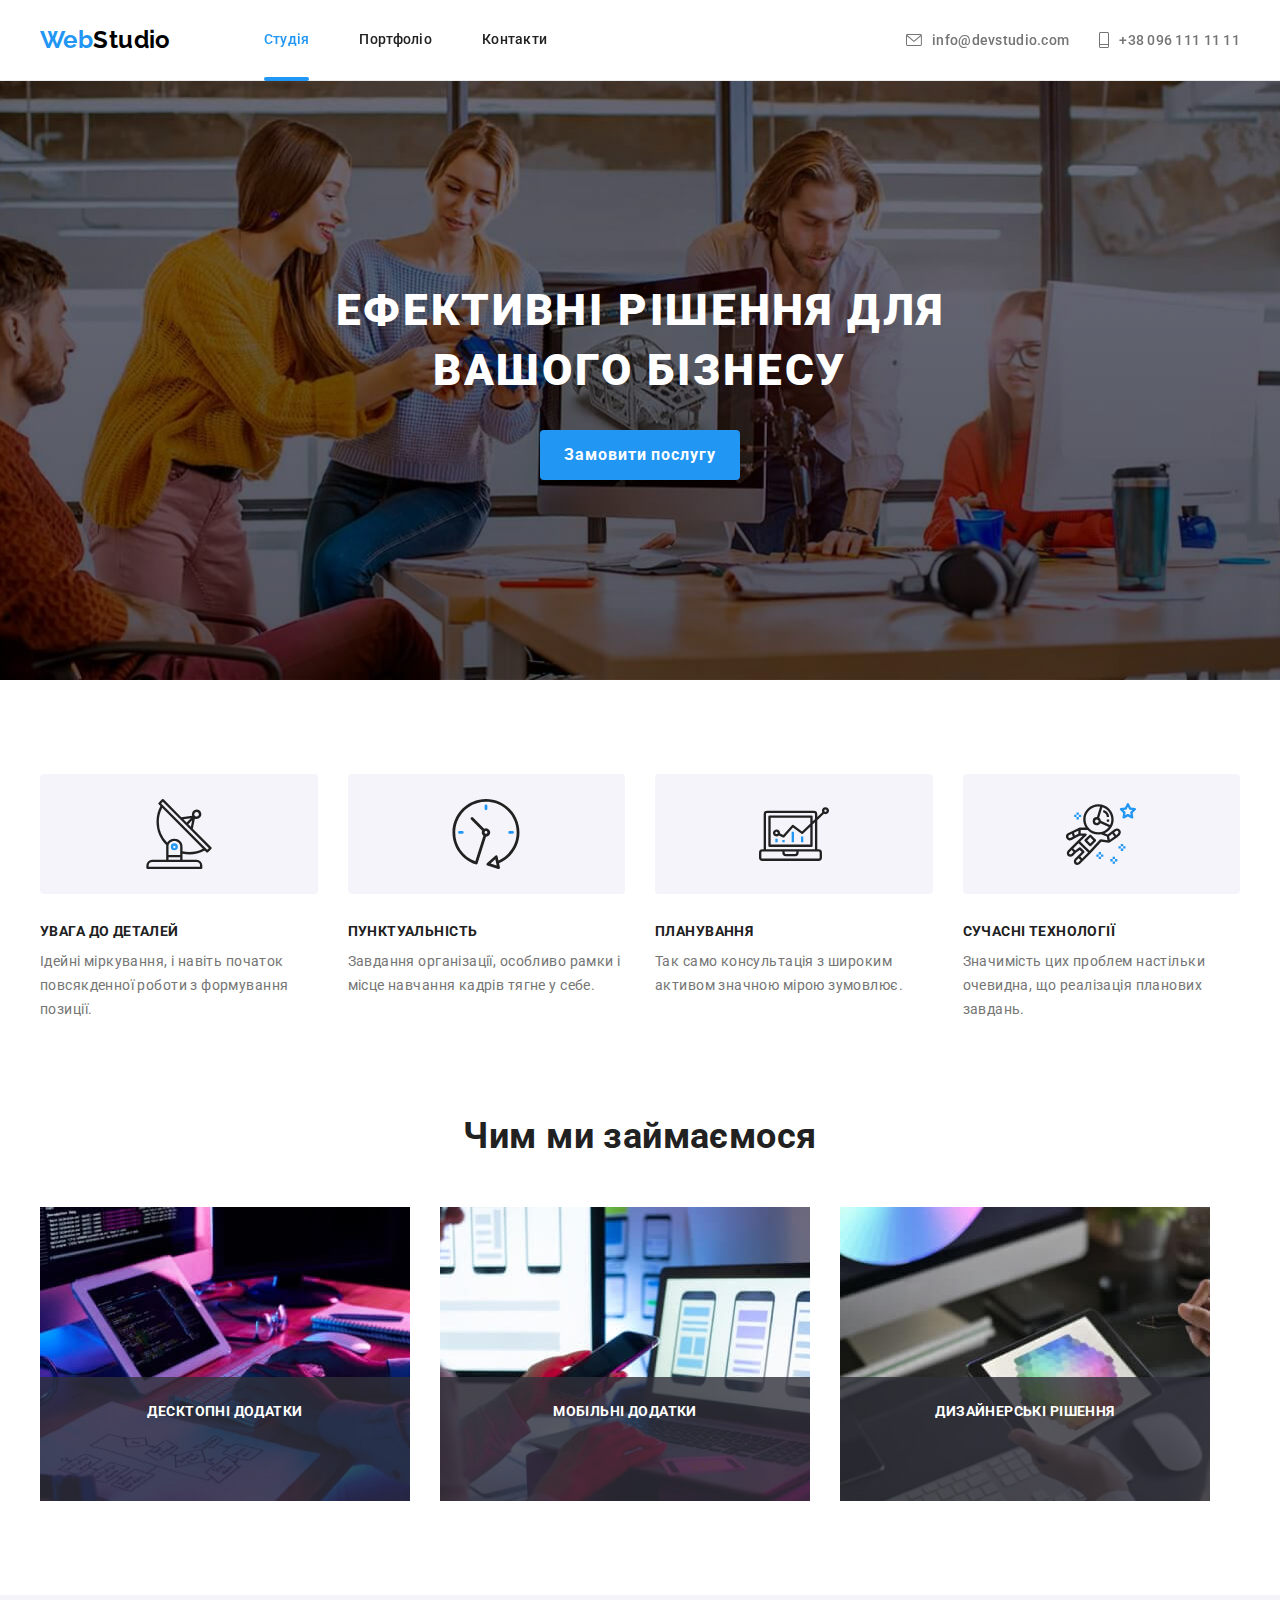
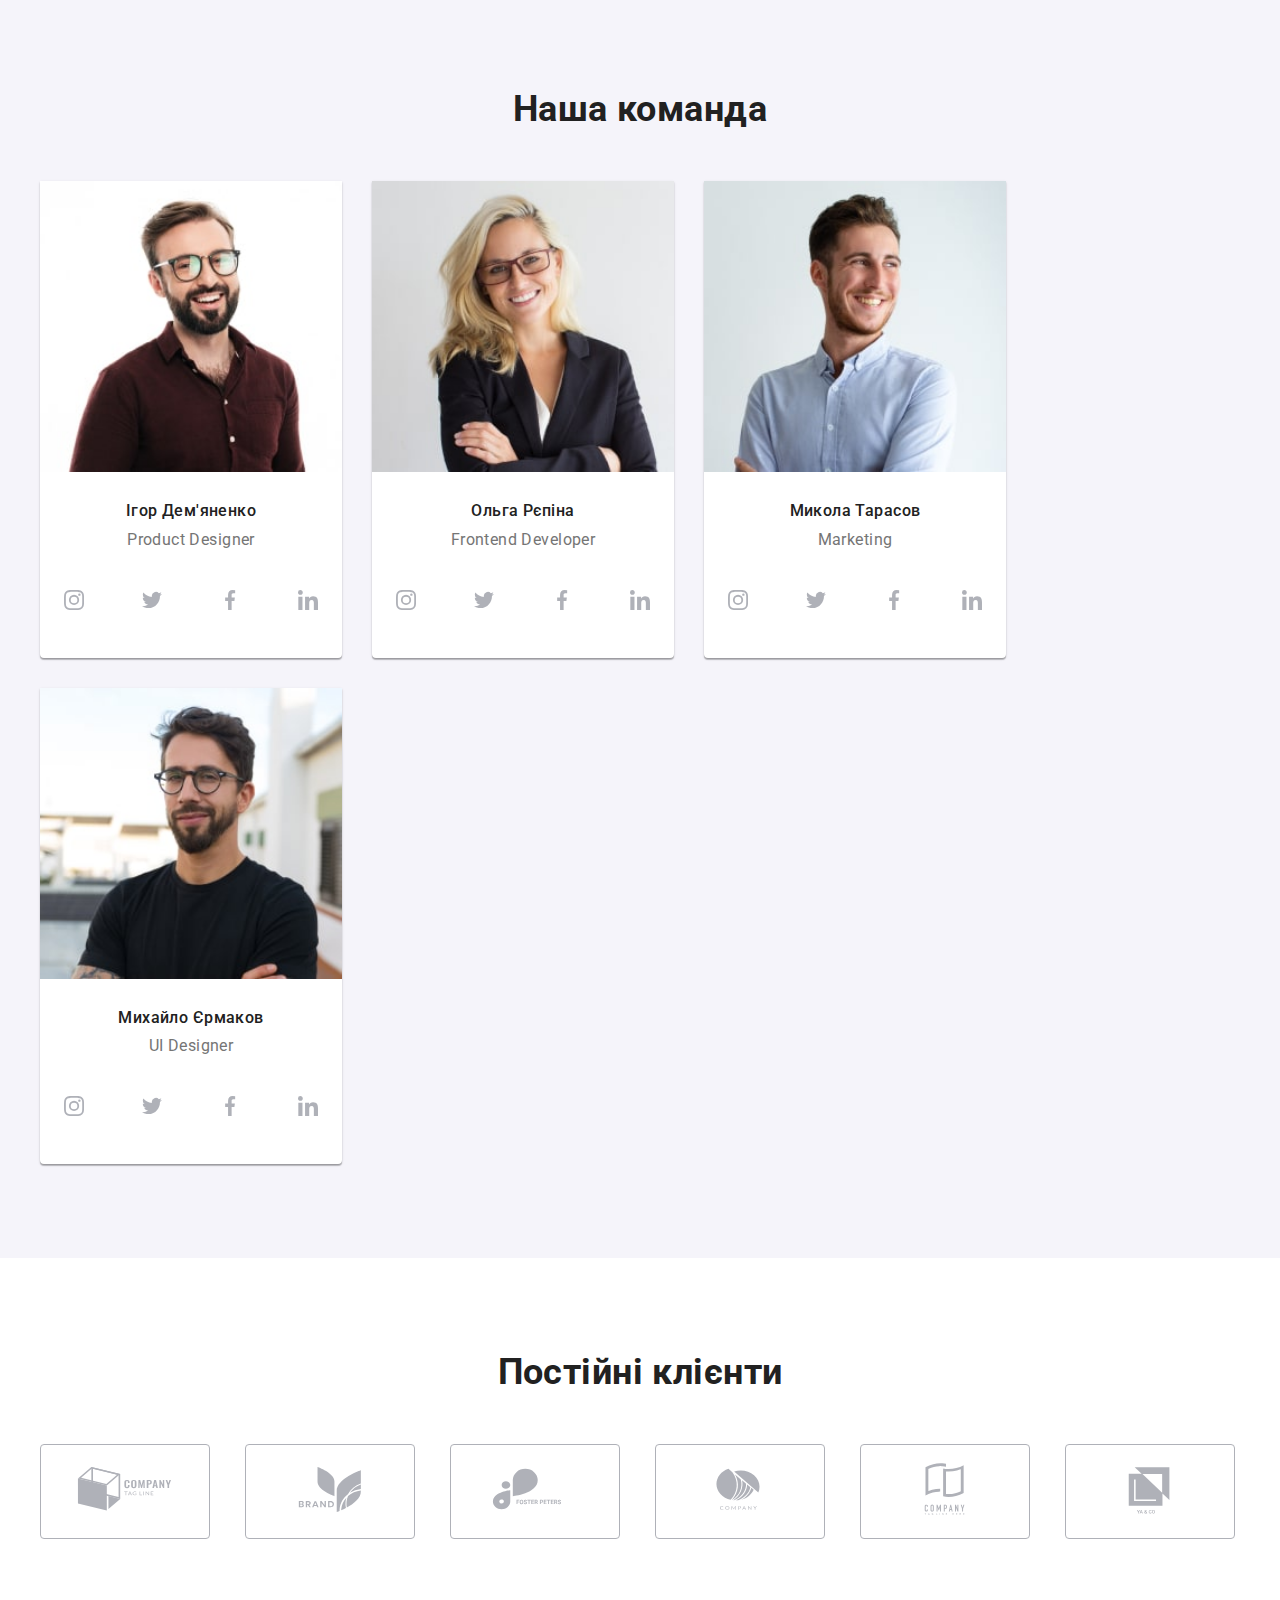
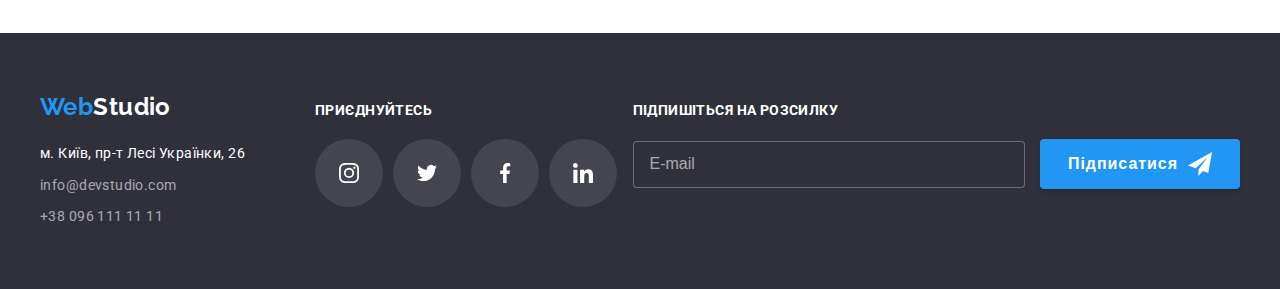
<file: index.html>
<!doctype html>
<html lang="uk">

<head>
  <meta charset="UTF-8">
  <meta name="viewport" content="width=device-width, initial-scale=1.0">
  <link href="https://fonts.googleapis.com/css2?family=Raleway:wght@700&family=Roboto:wght@400;500;700;900&display=swap"
    rel="stylesheet">
  <link rel="stylesheet" href="https://cdnjs.cloudflare.com/ajax/libs/modern-normalize/1.1.0/modern-normalize.min.css"
    integrity="sha512-wpPYUAdjBVSE4KJnH1VR1HeZfpl1ub8YT/NKx4PuQ5NmX2tKuGu6U/JRp5y+Y8XG2tV+wKQpNHVUX03MfMFn9Q=="
    crossorigin="anonymous" referrerpolicy="no-referrer" />
  <link rel="stylesheet" href="css/main.min.css">
  <title>WebStudio</title>
</head>

<body>
  <header class="header">
    <div class="container">
      <a class="header__logo" href="./index.html">
        <div class="header__logo-accent">Web</div>Studio
      </a>
      <div class="extra-wrapper mobile-menu">
        <nav class="header__navigation">
          <ul class="header__navigation-list">
            <li class="header__navigation-item without-dot"><a class="header__navigation-link current"
                href="./index.html">Студія</a></li>
            <li class="header__navigation-item without-dot"><a class="header__navigation-link"
                href="./pages/portfolio.html">Портфоліо</a></li>
            <li class="header__navigation-item without-dot"><a class="header__navigation-link" href="#">Контакти</a>
            </li>
          </ul>
        </nav>
        <ul class="header__contacts">
          <li class="without-dot">
            <a class="header__contacts-link " href="mailto:info@devstudio.com">
              <svg class="header__contacts-envelope">
                <use href="./images/icons.svg#icon-envelope"></use>
              </svg><span>info@devstudio.com</span>
            </a>
          </li>
          <li class="without-dot">
            <a class="header__contacts-link phone" href="tel:380961111111">
              <svg class="header__contacts-phone">
                <use href="./images/icons.svg#icon-phone"></use>
              </svg><span>+38 096 111 11 11</span>
            </a>
          </li>
        </ul>
        <ul class="menu__social">
          <li class="menu__social-item"><a class="menu__social-link" href="#">Instagram</a></li>
          <li class="menu__social-item"><a class="menu__social-link" href="#">Twitter</a></li>
          <li class="menu__social-item"><a class="menu__social-link" href="#">Facebook</a></li>
          <li class="menu__social-item"><a class="menu__social-link" href="#">LinkedIn</a></li>
        </ul>
        <button class="mobile__button mobile-close" type="button">
          <svg class="mobile__icon mobile__icon-close" width="40" height="40">
            <use href="../images/icons.svg#icon-close-40px"></use>
          </svg>
        </button>
      </div>
      <button class="mobile__button mobile-open" type="button">
        <svg class="mobile__icon mobile__icon-open" width="40" height="40">
          <use href="./images/icons.svg#icon-menu-40px"></use>
        </svg>
      </button>
    </div>
  </header>
  <main>
    <section class="hero">
      <div class="container">
        <h1 class="hero__title">Ефективні рішення для вашого бізнесу</h1>
        <button class="hero__btn" type="button" data-modal-open>Замовити послугу</button>
      </div>
    </section>
    <section class="advantages section">
      <div class="container">
        <h2 class="advantages__title visually-hidden">Наші переваги</h2>
        <ul class="advantages__list">
          <li class="advantages__item without-dot">
            <div class="advantages__thumb">
              <svg class="advantages__icon" width="70" height="70">
                <use href="./images/icons.svg#icon-antenna"></use>
              </svg>
            </div>
            <h3 class="advantages__subtitle">Увага до деталей</h3>
            <p class="advantages__descr">Ідейні міркування, і навіть початок повсякденної роботи з формування позиції.
            </p>
          </li>
          <li class="advantages__item without-dot">
            <div class="advantages__thumb">
              <svg class="advantages__icon" width="70" height="70">
                <use href="./images/icons.svg#icon-clock"></use>
              </svg>
            </div>
            <h3 class="advantages__subtitle">Пунктуальність</h3>
            <p class="advantages__descr">Завдання організації, особливо рамки і місце навчання кадрів тягне у себе.</p>
          </li>
          <li class="advantages__item without-dot">
            <div class="advantages__thumb">
              <svg class="advantages__icon" width="70" height="70">
                <use href="./images/icons.svg#icon-diagram"></use>
              </svg>
            </div>
            <h3 class="advantages__subtitle">Планування</h3>
            <p class="advantages__descr">Так само консультація з широким активом значною мірою зумовлює.</p>
          </li>
          <li class="advantages__item without-dot">
            <div class="advantages__thumb">
              <svg class="advantages__icon" width="70" height="70">
                <use href="./images/icons.svg#icon-astronaut"></use>
              </svg>
            </div>
            <h3 class="advantages__subtitle">Сучасні технології</h3>
            <p class="advantages__descr">Значимість цих проблем настільки очевидна, що реалізація планових завдань.</p>
          </li>
        </ul>
      </div>
    </section>
    <section class="specialization section">
      <div class="container">
        <h2 class="specialization__title">Чим ми займаємося</h2>
        <ul class="specialization__list">
          <li class="specialization__item">
            <div class="specialization__item-wrapper">
              <img scrset="images/spec1-1200-min.jpg 1x, images/spec1-1200@2x-min.jpg 2x"
                src="images/spec1-1200-min.jpg" alt="розробка програмного забезпечення для десктопів" width="370">
              <div class="specialization__item-inner">
                <p class="specialization__item-descr">Десктопні додатки</p>
              </div>
            </div>
          </li>
          <li class="specialization__item">
            <div class="specialization__item-wrapper">
              <img scrset="images/spec2-1200-min.jpg 1x, images/spec2-1200@2x-min.jpg 2x"
                src="images/spec2-1200-min.jpg" alt="розробка програмного забезпечення для десктопів" width="370">
              <div class="specialization__item-inner">
                <p class="specialization__item-descr">Мобільні додатки</p>
              </div>
            </div>
          </li>
          <li class="specialization__item">
            <div class="specialization__item-wrapper">
              <img scrset="images/spec3-1200-min.jpg 1x, images/spec3-1200@2x-min.jpg 2x"
                src="images/spec3-1200-min.jpg" alt="розробка програмного забезпечення для десктопів" width="370">
              <div class="specialization__item-inner">
                <p class="specialization__item-descr">Дизайнерські рішення</p>
              </div>
            </div>
          </li>
        </ul>
      </div>
    </section>
    <section class="team section">
      <div class="container">
        <h2 class="team__title">Наша команда</h2>
        <ul class="team__list">
          <li class="team__item without-dot">
            <picture>
              <source srcset="./images/dev1-480-min.jpg 1x, ./images/dev1-480@2x-min.jpg 2x" media="(max-width:767px)"
                type="image/jpeg" />
              <source srcset="./images/dev1-768-min.jpg 1x, ./images/dev1-768@2x-min.jpg 2x" media="(max-width:1199px)"
                type="image/jpeg" />
              <source srcset="./images/dev1-1200-min.jpg 1x, ./images/dev1-1200@2x-min.jpg 2x"
                media="(min-width:1200px)" type="image/jpeg" />
              <img src="./images/dev1-480-min.jpg" alt="член команди маркетолог Ігор Дем'яненко" width="450" />
            </picture>
            <div class="team__inner">
              <h3 class="team__subtitle">Ігор Дем'яненко</h3>
              <p class="team__descr">Product Designer</p>
              <ul class="social">
                <li class="social__item">
                  <a class="social__link" href="#">
                    <svg class="social__icon" width="20" height="20">
                      <use href="./images/icons.svg#icon-instagram"></use>
                    </svg>
                  </a>
                </li>
                <li class="social__item">
                  <a class="social__link" href="">
                    <svg class="social__icon" width="20" height="20">
                      <use href="./images/icons.svg#icon-twitter"></use>
                    </svg>
                  </a>
                </li>
                <li class="social__item">
                  <a class="social__link" href="">
                    <svg class="social__icon" width="20" height="20">
                      <use href="./images/icons.svg#icon-facebook"></use>
                    </svg>
                  </a>
                </li>
                <li class="social__item">
                  <a class="social__link" href="">
                    <svg class="social__icon" width="20" height="20">
                      <use href="./images/icons.svg#icon-linkedin"></use>
                    </svg>
                  </a>
                </li>
              </ul>
            </div>
          </li>
          <li class="team__item without-dot">
            <picture>
              <source srcset="./images/dev2-480-min.jpg 1x, ./images/dev2-480@2x-min.jpg 2x" media="(max-width:767px)"
                type="image/jpeg" />
              <source srcset="./images/dev2-768-min.jpg 1x, ./images/dev2-768@2x-min.jpg 2x" media="(max-width:1199px)"
                type="image/jpeg" />
              <source srcset="./images/dev2-1200-min.jpg 1x, ./images/dev2-1200@2x-min.jpg 2x"
                media="(min-width:1200px)" type="image/jpeg" />
              <img src="./images/dev2-480-min.jpg" alt="член команди маркетолог Ольга Рєпіна" width="450" />
            </picture>
            <div class="team__inner">
              <h3 class="team__subtitle">Ольга Рєпіна</h3>
              <p class="team__descr">Frontend Developer</p>
              <ul class="social">
                <li class="social__item">
                  <a class="social__link" href="#">
                    <svg class="social__icon" width="20" height="20">
                      <use href="./images/icons.svg#icon-instagram"></use>
                    </svg>
                  </a>
                </li>
                <li class="social__item">
                  <a class="social__link" href="">
                    <svg class="social__icon" width="20" height="20">
                      <use href="./images/icons.svg#icon-twitter"></use>
                    </svg>
                  </a>
                </li>
                <li class="social__item">
                  <a class="social__link" href="">
                    <svg class="social__icon" width="20" height="20">
                      <use href="./images/icons.svg#icon-facebook"></use>
                    </svg>
                  </a>
                </li>
                <li class="social__item">
                  <a class="social__link" href="">
                    <svg class="social__icon" width="20" height="20">
                      <use href="./images/icons.svg#icon-linkedin"></use>
                    </svg>
                  </a>
                </li>
              </ul>
            </div>
          </li>
          <li class="team__item without-dot">
            <picture>
              <source srcset="./images/dev3-480-min.jpg 1x, ./images/dev3-480@2x-min.jpg 2x" media="(max-width:767px)"
                type="image/jpeg" />
              <source srcset="./images/dev3-768-min.jpg 1x, ./images/dev3-768@2x-min.jpg 2x" media="(max-width:1199px)"
                type="image/jpeg" />
              <source srcset="./images/dev3-1200-min.jpg 1x, ./images/dev3-1200@2x-min.jpg 2x"
                media="(min-width:1200px)" type="image/jpeg" />
              <img src="./images/dev3-480-min.jpg" alt="член команди маркетолог Микола Тарасов" width="450" />
            </picture>
            <div class="team__inner">
              <h3 class="team__subtitle">Микола Тарасов</h3>
              <p class="team__descr">Marketing</p>
              <ul class="social">
                <li class="social__item">
                  <a class="social__link" href="#">
                    <svg class="social__icon" width="20" height="20">
                      <use href="./images/icons.svg#icon-instagram"></use>
                    </svg>
                  </a>
                </li>
                <li class="social__item">
                  <a class="social__link" href="">
                    <svg class="social__icon" width="20" height="20">
                      <use href="./images/icons.svg#icon-twitter"></use>
                    </svg>
                  </a>
                </li>
                <li class="social__item">
                  <a class="social__link" href="">
                    <svg class="social__icon" width="20" height="20">
                      <use href="./images/icons.svg#icon-facebook"></use>
                    </svg>
                  </a>
                </li>
                <li class="social__item">
                  <a class="social__link" href="">
                    <svg class="social__icon" width="20" height="20">
                      <use href="./images/icons.svg#icon-linkedin"></use>
                    </svg>
                  </a>
                </li>
              </ul>
            </div>
          </li>
          <li class="team__item without-dot">
            <picture>
              <source srcset="./images/dev4-480-min.jpg 1x, ./images/dev4-480@2x-min.jpg 2x" media="(max-width:767px)"
                type="image/jpeg" />
              <source srcset="./images/dev4-768-min.jpg 1x, ./images/dev4-768@2x-min.jpg 2x" media="(max-width:1199px)"
                type="image/jpeg" />
              <source srcset="./images/dev4-1200-min.jpg 1x, ./images/dev4-1200@2x-min.jpg 2x"
                media="(min-width:1200px)" type="image/jpeg" />
              <img src="./images/dev4-480-min.jpg" alt="член команди маркетолог Михайло Єрмаков" width="450" />
            </picture>
            <div class="team__inner">
              <h3 class="team__subtitle">Михайло Єрмаков</h3>
              <p class="team__descr">UI Designer</p>
              <ul class="social">
                <li class="social__item">
                  <a class="social__link" href="#">
                    <svg class="social__icon" width="20" height="20">
                      <use href="./images/icons.svg#icon-instagram"></use>
                    </svg>
                  </a>
                </li>
                <li class="social__item">
                  <a class="social__link" href="">
                    <svg class="social__icon" width="20" height="20">
                      <use href="./images/icons.svg#icon-twitter"></use>
                    </svg>
                  </a>
                </li>
                <li class="social__item">
                  <a class="social__link" href="">
                    <svg class="social__icon" width="20" height="20">
                      <use href="./images/icons.svg#icon-facebook"></use>
                    </svg>
                  </a>
                </li>
                <li class="social__item">
                  <a class="social__link" href="">
                    <svg class="social__icon" width="20" height="20">
                      <use href="./images/icons.svg#icon-linkedin"></use>
                    </svg>
                  </a>
                </li>
              </ul>
            </div>
          </li>
        </ul>
      </div>
    </section>
    <section class="clients section">
      <div class="container">
        <h2 class="clients__title">Постійні клієнти</h2>
        <ul class="clients__list">
          <li class="clients__item without-dot">
            <a class="clients__link" href="#">
              <svg class="clients__icon" width="106" height="60">
                <use href="./images/icons.svg#icon-logo-one"></use>
              </svg>
            </a>
          </li>
          <li class="clients__item without-dot">
            <a class="clients__link" href="#">
              <svg class="clients__icon" width="106" height="60">
                <use href="./images/icons.svg#icon-logo-two"></use>
              </svg>
            </a>
          </li>
          <li class="clients__item without-dot">
            <a class="clients__link" href="#">
              <svg class="clients__icon" width="106" height="60">
                <use href="./images/icons.svg#icon-logo-three"></use>
              </svg>
            </a>
          </li>
          <li class="clients__item without-dot">
            <a class="clients__link" href="#">
              <svg class="clients__icon" width="106" height="60">
                <use href="./images/icons.svg#icon-logo-four"></use>
              </svg>
            </a>
          </li>
          <li class="clients__item without-dot">
            <a class="clients__link" href="#">
              <svg class="clients__icon" width="106" height="60">
                <use href="./images/icons.svg#icon-logo-five"></use>
              </svg>
            </a>
          </li>
          <li class="clients__item without-dot">
            <a class="clients__link" href="#">
              <svg class="clients__icon" width="106" height="60">
                <use href="./images/icons.svg#icon-logo-six"></use>
              </svg>
            </a>
          </li>
        </ul>
      </div>
    </section>
  </main>
  <footer class="footer">
    <div class="container">
      <div class="footer__wrapper">
        <a class="footer__logo" href="./index.html"><span class="footer__logo-accent">Web</span>Studio</a>
        <address class="footer__address">
          <ul class="footer__list">
            <li class="footer__item without-dot"><a class="footer__link" href="https://goo.gl/maps/CPtrU1FHBa2aNyZL9"
                target="_blank" rel="noopener noreferrer nofollow">м.
                Київ, пр-т Лесі Українки, 26</a></li>
            <li class="footer__item without-dot"><a class="footer__link footer__link-contacts"
                href="mailto:info@devstudio.com">info@devstudio.com</a></li>
            <li class="footer__item without-dot"><a class="footer__link footer__link-contacts"
                href="tel:380961111111">+38
                096 111 11
                11</a></li>
          </ul>
        </address>
      </div>
      <div class="footer__social">
        <p class="footer__social-call">Приєднуйтесь</p>
        <ul class="social">
          <li class="social__item">
            <a class="social__link bg-color" href="#">
              <svg class="social__icon footer__social-icon" width="20" height="20">
                <use href="./images/icons.svg#icon-instagram"></use>
              </svg>
            </a>
          </li>
          <li class="social__item">
            <a class="social__link bg-color" href="#">
              <svg class="social__icon footer__social-icon" width="20" height="20">
                <use href="./images/icons.svg#icon-twitter"></use>
              </svg>
            </a>
          </li>
          <li class="social__item">
            <a class="social__link bg-color" href="#">
              <svg class="social__icon footer__social-icon" width="20" height="20">
                <use href="./images/icons.svg#icon-facebook"></use>
              </svg>
            </a>
          </li>
          <li class="social__item">
            <a class="social__link bg-color" href="">
              <svg class="social__icon footer__social-icon" width="20" height="20">
                <use href="./images/icons.svg#icon-linkedin"></use>
              </svg>
            </a>
          </li>
        </ul>
      </div>
      <div class="footer__subscribe">
        <p class="footer__social-call">Підпишіться на розсилку</p>
        <div class="footer__subscribe-wrapper">
          <label class="footer__subscribe-label">
            <input class="footer__subscribe-input" type="email" name="subscribe" placeholder="E-mail">
          </label>
          <button class="footer__subscribe-button" type="submit">
            <span>Підписатися</span><svg class="footer__subscribe-icon">
              <use href="./images/icons.svg#icon-send"></use>
            </svg></button>
        </div>
      </div>
    </div>
  </footer>
  <div class="backdrop is-hidden" data-modal>
    <div class="modal">
      <div class="modal__close-wrapper">
        <svg class="modal__close-icon" width="18" height="18" data-modal-close>
          <use href="./images/icons.svg#icon-close-black"></use>
        </svg>
      </div>
      <form class="modal__form">
        <p class="modal__form-title">Залиште свої дані, ми вам передзвонимо</p>
        <div class="modal__form-wrapper">
          <label class="modal__form-label" for="name-input">Ім'я</label>
          <input class="modal__form-input" type="text" name="name" id="name-input">
          <svg class="modal__form-icon" width="18" height="18">
            <use href="./images/icons.svg#icon-person-black"></use>
          </svg>
        </div>
        <div class="modal__form-wrapper">
          <label class="modal__form-label" for="tel-input">Телефон</label>
          <input class="modal__form-input" type="tel" name="tel" id="tel-input">
          <svg class="modal__form-icon" width="18" height="18">
            <use href="./images/icons.svg#icon-phone-black1"></use>
          </svg>
        </div>
        <div class="modal__form-wrapper">
          <label class="modal__form-label" for="email-input">Пошта</label>
          <input class="modal__form-input" type="email" name="email" id="email-input">
          <svg class="modal__form-icon" width="18" height="18">
            <use href="./images/icons.svg#icon-email-black"></use>
          </svg>
        </div>
        <div class="modal__form-wrapper mbz">
          <label class="modal__form-label" for="comment-input">Коментар</label>
          <textarea class="modal__form-textarea" name="comment" id="comment-input"
            placeholder="Введіть текст"></textarea>
        </div>
        <label class="modal__form-policy">
          <input class="modal__form-checkbox" type="checkbox" name="policy">
          <span class="modal__form-checked"></span>
          Погоджуюся з розсилкою та приймаю <a class="modal__form-link" href="#">Умови договору</a>
        </label>
        <button class="btn" type="submit">Відправити</button>
      </form>
    </div>
  </div>
  <script src="./js/modal.js"></script>
  <script src="./js/mobile-menu.js"></script>
</body>

</html>
</file>
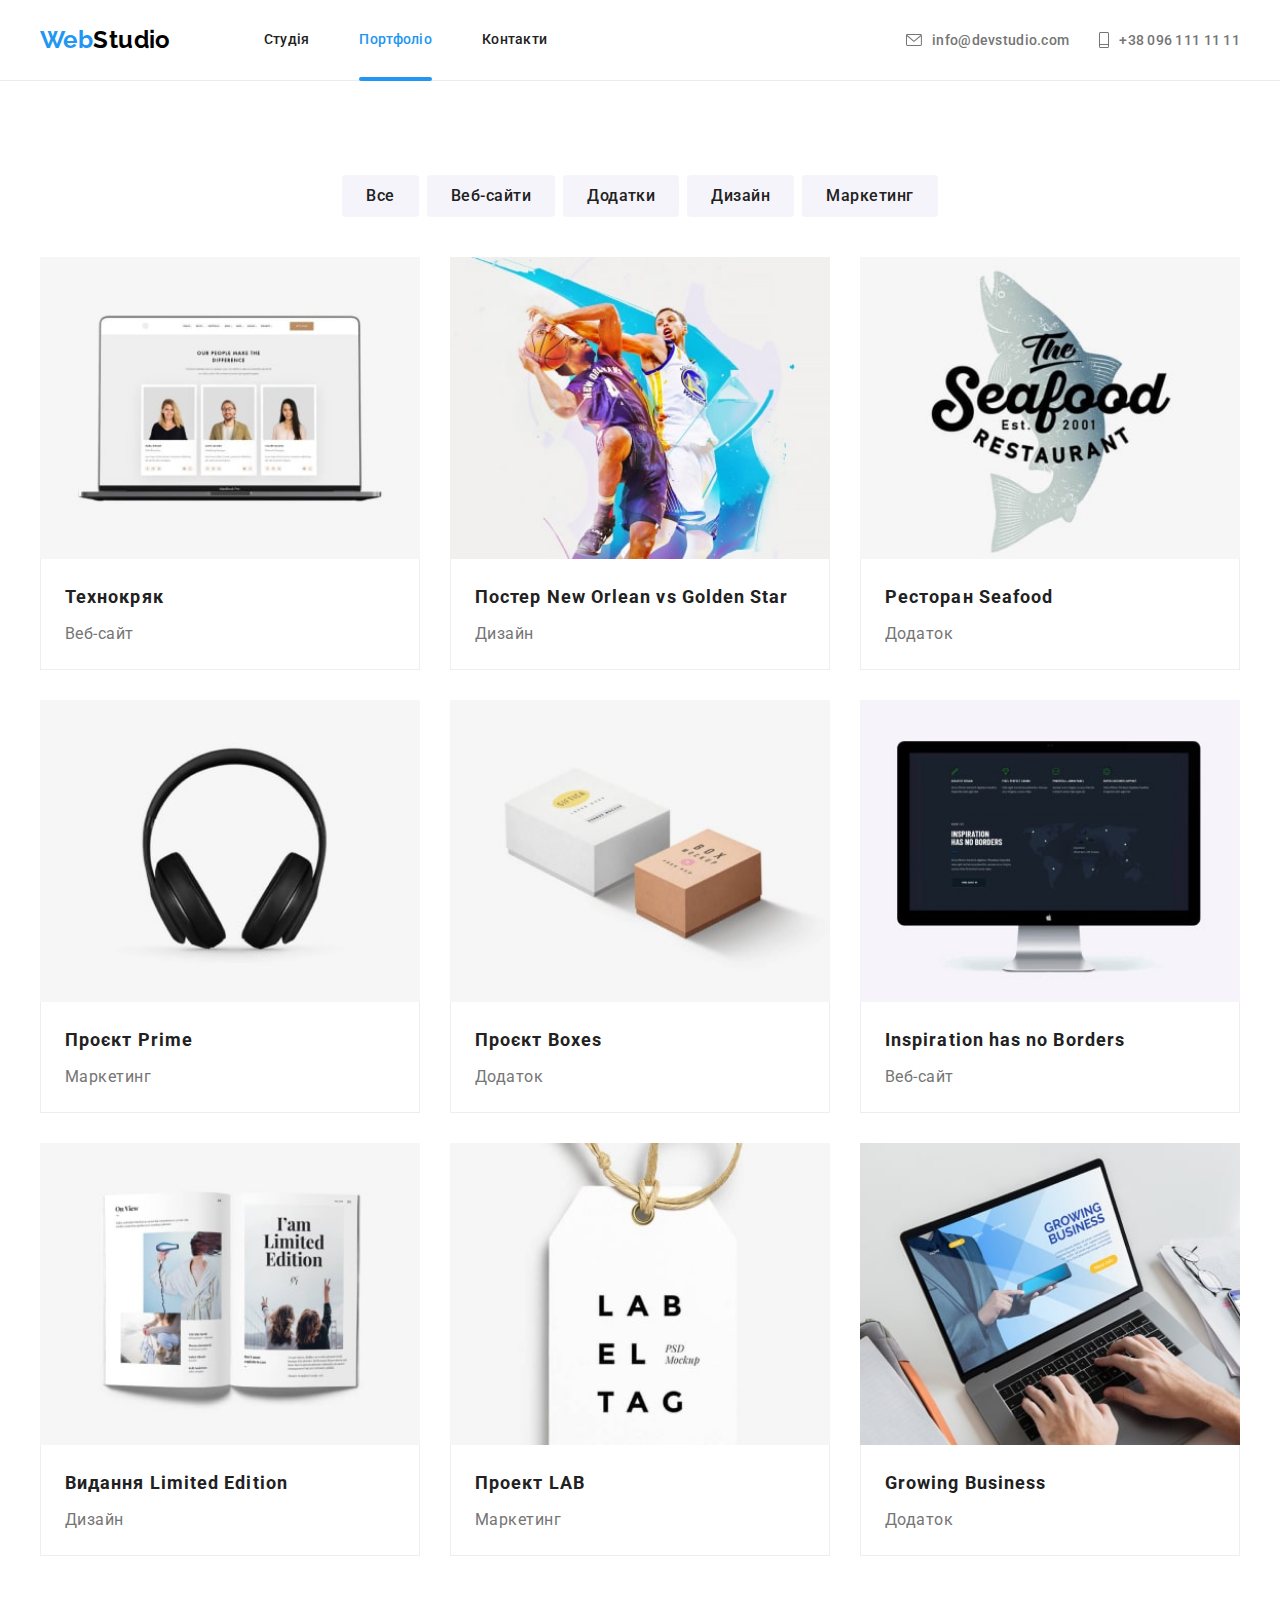
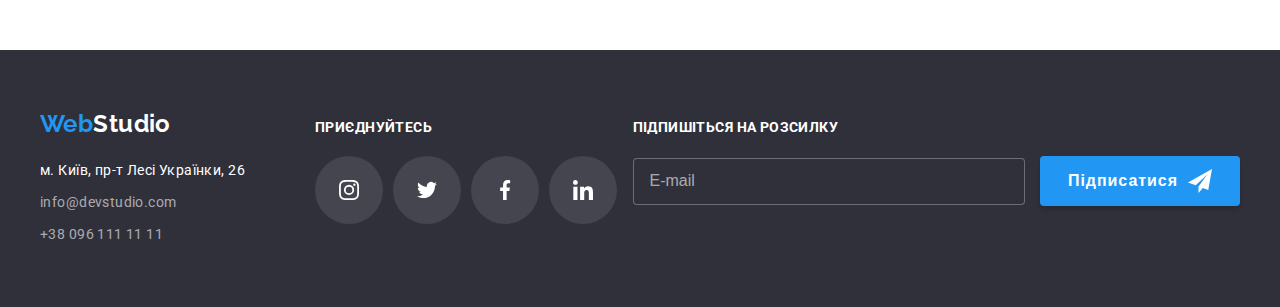
<file: pages/portfolio.html>
<!doctype html>
<html lang="uk">

<head>
    <meta charset="UTF-8">
    <meta name="viewport" content="width=device-width, initial-scale=1.0">
    <link
        href="https://fonts.googleapis.com/css2?family=Raleway:wght@700&family=Roboto:wght@400;500;700;900&display=swap"
        rel="stylesheet">
    <link rel="stylesheet" href="https://cdnjs.cloudflare.com/ajax/libs/modern-normalize/1.1.0/modern-normalize.min.css"
        integrity="sha512-wpPYUAdjBVSE4KJnH1VR1HeZfpl1ub8YT/NKx4PuQ5NmX2tKuGu6U/JRp5y+Y8XG2tV+wKQpNHVUX03MfMFn9Q=="
        crossorigin="anonymous" referrerpolicy="no-referrer" />
    <link rel="stylesheet" href="../css/main.min.css">
    <title>Portfolio</title>
</head>

<body>
    <header class="header">
        <div class="container">
            <a class="header__logo" href="../index.html">
                <div class="header__logo-accent">Web</div>Studio
            </a>
            <div class="extra-wrapper mobile-menu">
                <nav class="header__navigation">
                    <ul class="header__navigation-list">
                        <li class="header__navigation-item without-dot"><a class="header__navigation-link"
                                href="../index.html">Студія</a></li>
                        <li class="header__navigation-item without-dot"><a class="header__navigation-link current"
                                href="../pages/portfolio.html">Портфоліо</a></li>
                        <li class="header__navigation-item without-dot"><a class="header__navigation-link"
                                href="#">Контакти</a></li>
                    </ul>
                </nav>
                <ul class="header__contacts">
                    <li class="without-dot">
                        <a class="header__contacts-link" href="mailto:info@devstudio.com">
                            <svg class="header__contacts-envelope" width="16" height="12">
                                <use href="../images/icons.svg#icon-envelope"></use>
                            </svg><span>info@devstudio.com</span>
                        </a>
                    </li>
                    <li class="without-dot">
                        <a class="header__contacts-link phone" href="tel:380961111111">
                            <svg class="header__contacts-phone" width="10" height="16">
                                <use href="../images/icons.svg#icon-phone"></use>
                            </svg><span>+38 096 111 11 11</span>
                        </a>
                    </li>
                </ul>
                <ul class="menu__social">
                    <li class="menu__social-item"><a class="menu__social-link" href="#">Instagram</a></li>
                    <li class="menu__social-item"><a class="menu__social-link" href="#">Twitter</a></li>
                    <li class="menu__social-item"><a class="menu__social-link" href="#">Facebook</a></li>
                    <li class="menu__social-item"><a class="menu__social-link" href="#">LinkedIn</a></li>
                </ul>
                <button class="mobile__button mobile-close" type="button">
                    <svg class="mobile__icon mobile__icon-close" width="40" height="40">
                        <use href="../images/icons.svg#icon-close-40px"></use>
                    </svg>
                </button>
            </div>
            <button class="mobile__button mobile-open" type="button">
                <svg class="mobile__icon mobile__icon-open" width="40" height="40">
                    <use href="../images/icons.svg#icon-menu-40px"></use>
                </svg>
            </button>
        </div>
    </header>
    <main>
        <section class="portfolio section">
            <div class="container">
                <h1 class="visually-hidden">Портфоліо</h1>
                <ul class="btn__list">
                    <li class="without-dot"><button class="btn__item" type="button">Все</button></li>
                    <li class="without-dot"><button class="btn__item" type="button">Веб-сайти</button></li>
                    <li class="without-dot"><button class="btn__item" type="button">Додатки</button></li>
                    <li class="without-dot"><button class="btn__item" type="button">Дизайн</button></li>
                    <li class="without-dot"><button class="btn__item" type="button">Маркетинг</button></li>
                </ul>
                <ul class="works">
                    <li class="works__item without-dot">
                        <a href="#" class="works__link">
                            <div class="works__item-wrapper">
                                <picture>
                                    <source srcset="../images/img1-480-min.jpg 1x, ../images/img1-480@2x-min.jpg 2x"
                                        media="(max-width:767px)" type="image/jpeg" />
                                    <source srcset="../images/img1-768-min.jpg 1x, ../images/img1-768@2x-min.jpg 2x"
                                        media="(max-width:1199px)" type="image/jpeg" />
                                    <source srcset="../images/img1-1200-min.jpg 1x, ../images/img1-1200@2x-min.jpg 2x"
                                        media="(min-width:1200px)" type="image/jpeg" />
                                    <img src="../images/img1-480-min.jpg" alt="Технокряк" width="450" />
                                </picture>
                                <div class="works__item-overlay">
                                    <p class="works__item-text">Ресурс пропонує комплексні пропозиції з різним рівнем
                                        функціоналу та сервісів. Все це дозволить відвідувачу отримати вичерпні
                                        відомості про компанію чи приватну особу.</p>
                                </div>
                            </div>
                            <div class="works__inner">
                                <h2 class="works__title">Технокряк</h2>
                                <p class="works__descr">Веб-сайт</p>
                            </div>
                        </a>
                    </li>
                    <li class="works__item without-dot">
                        <a href="#" class="works__link">
                            <div class="works__item-wrapper">
                                <picture>
                                    <source srcset="../images/img2-480-min.jpg 1x, ../images/img2-480@2x-min.jpg 2x"
                                        media="(max-width:767px)" type="image/jpeg" />
                                    <source srcset="../images/img2-768-min.jpg 1x, ../images/img2-768@2x-min.jpg 2x"
                                        media="(max-width:1199px)" type="image/jpeg" />
                                    <source srcset="../images/img2-1200-min.jpg 1x, ../images/img2-1200@2x-min.jpg 2x"
                                        media="(min-width:1200px)" type="image/jpeg" />
                                    <img src="../images/img2-480-min.jpg" alt="Постер New Orlean vs Golden Star"
                                        width="450" />
                                </picture>
                                <div class="works__item-overlay">
                                    <p class="works__item-text">Ресурс пропонує комплексні пропозиції з різним рівнем
                                        функціоналу та сервісів. Все це дозволить відвідувачу отримати вичерпні
                                        відомості про компанію чи приватну особу.</p>
                                </div>
                            </div>
                            <div class="works__inner">
                                <h2 class="works__title">Постер New Orlean vs Golden Star</h2>
                                <p class="works__descr">Дизайн</p>
                            </div>
                        </a>
                    </li>
                    <li class="works__item without-dot">
                        <a href="#" class="works__link">
                            <div class="works__item-wrapper">
                                <picture>
                                    <source srcset="../images/img3-480-min.jpg 1x, ../images/img3-480@2x-min.jpg 2x"
                                        media="(max-width:767px)" type="image/jpeg" />
                                    <source srcset="../images/img3-768-min.jpg 1x, ../images/img3-768@2x-min.jpg 2x"
                                        media="(max-width:1199px)" type="image/jpeg" />
                                    <source srcset="../images/img3-1200-min.jpg 1x, ../images/img3-1200@2x-min.jpg 2x"
                                        media="(min-width:1200px)" type="image/jpeg" />
                                    <img src="../images/img3-480-min.jpg" alt="Ресторан Seafood" width="450" />
                                </picture>
                                <div class="works__item-overlay">
                                    <p class="works__item-text">Ресурс пропонує комплексні пропозиції з різним рівнем
                                        функціоналу та сервісів. Все це дозволить відвідувачу отримати вичерпні
                                        відомості про компанію чи приватну особу.</p>
                                </div>
                            </div>
                            <div class="works__inner">
                                <h2 class="works__title">Ресторан Seafood</h2>
                                <p class="works__descr">Додаток</p>
                            </div>
                        </a>
                    </li>
                    <li class="works__item without-dot">
                        <a href="#" class="works__link">
                            <div class="works__item-wrapper">
                                <picture>
                                    <source srcset="../images/img4-480-min.jpg 1x, ../images/img4-480@2x-min.jpg 2x"
                                        media="(max-width:767px)" type="image/jpeg" />
                                    <source srcset="../images/img4-768-min.jpg 1x, ../images/img4-768@2x-min.jpg 2x"
                                        media="(max-width:1199px)" type="image/jpeg" />
                                    <source srcset="../images/img4-1200-min.jpg 1x, ../images/img4-1200@2x-min.jpg 2x"
                                        media="(min-width:1200px)" type="image/jpeg" />
                                    <img src="../images/img4-480-min.jpg" alt="Проєкт Prime" width="450" />
                                </picture>
                                <div class="works__item-overlay">
                                    <p class="works__item-text">Ресурс пропонує комплексні пропозиції з різним рівнем
                                        функціоналу та сервісів. Все це дозволить відвідувачу отримати вичерпні
                                        відомості про компанію чи приватну особу.</p>
                                </div>
                            </div>
                            <div class="works__inner">
                                <h2 class="works__title">Проєкт Prime</h2>
                                <p class="works__descr">Маркетинг</p>
                            </div>
                        </a>
                    </li>
                    <li class="works__item without-dot">
                        <a href="#" class="works__link">
                            <div class="works__item-wrapper">
                                <picture>
                                    <source srcset="../images/img5-480-min.jpg 1x, ../images/img5-480@2x-min.jpg 2x"
                                        media="(max-width:767px)" type="image/jpeg" />
                                    <source srcset="../images/img5-768-min.jpg 1x, ../images/img5-768@2x-min.jpg 2x"
                                        media="(max-width:1199px)" type="image/jpeg" />
                                    <source srcset="../images/img5-1200-min.jpg 1x, ../images/img5-1200@2x-min.jpg 2x"
                                        media="(min-width:1200px)" type="image/jpeg" />
                                    <img src="../images/img5-480-min.jpg" alt="Проєкт Boxes" width="450" />
                                </picture>
                                <div class="works__item-overlay">
                                    <p class="works__item-text">Ресурс пропонує комплексні пропозиції з різним рівнем
                                        функціоналу та сервісів. Все це дозволить відвідувачу отримати вичерпні
                                        відомості про компанію чи приватну особу.</p>
                                </div>
                            </div>
                            <div class="works__inner">
                                <h2 class="works__title">Проєкт Boxes</h2>
                                <p class="works__descr">Додаток</p>
                            </div>
                        </a>
                    </li>
                    <li class="works__item without-dot">
                        <a href="#" class="works__link">
                            <div class="works__item-wrapper">
                                <picture>
                                    <source srcset="../images/img6-480-min.jpg 1x, ../images/img6-480@2x-min.jpg 2x"
                                        media="(max-width:767px)" type="image/jpeg" />
                                    <source srcset="../images/img6-768-min.jpg 1x, ../images/img6-768@2x-min.jpg 2x"
                                        media="(max-width:1199px)" type="image/jpeg" />
                                    <source srcset="../images/img6-1200-min.jpg 1x, ../images/img6-1200@2x-min.jpg 2x"
                                        media="(min-width:1200px)" type="image/jpeg" />
                                    <img src="../images/img6-480-min.jpg" alt="Inspiration has no Borders"
                                        width="450" />
                                </picture>
                                <div class="works__item-overlay">
                                    <p class="works__item-text">Ресурс пропонує комплексні пропозиції з різним рівнем
                                        функціоналу та сервісів. Все це дозволить відвідувачу отримати вичерпні
                                        відомості про компанію чи приватну особу.</p>
                                </div>
                            </div>
                            <div class="works__inner">
                                <h2 class="works__title">Inspiration has no Borders</h2>
                                <p class="works__descr">Веб-сайт</p>
                            </div>
                        </a>
                    </li>
                    <li class="works__item without-dot">
                        <a href="#" class="works__link">
                            <div class="works__item-wrapper">
                                <picture>
                                    <source srcset="../images/img7-480-min.jpg 1x, ../images/img7-480@2x-min.jpg 2x"
                                        media="(max-width:767px)" type="image/jpeg" />
                                    <source srcset="../images/img7-768-min.jpg 1x, ../images/img7-768@2x-min.jpg 2x"
                                        media="(max-width:1199px)" type="image/jpeg" />
                                    <source srcset="../images/img7-1200-min.jpg 1x, ../images/img7-1200@2x-min.jpg 2x"
                                        media="(min-width:1200px)" type="image/jpeg" />
                                    <img src="../images/img7-480-min.jpg" alt="Видання Limited Edition" width="450" />
                                </picture>
                                <div class="works__item-overlay">
                                    <p class="works__item-text">Ресурс пропонує комплексні пропозиції з різним рівнем
                                        функціоналу та сервісів. Все це дозволить відвідувачу отримати вичерпні
                                        відомості про компанію чи приватну особу.</p>
                                </div>
                            </div>
                            <div class="works__inner">
                                <h2 class="works__title">Видання Limited Edition</h2>
                                <p class="works__descr">Дизайн</p>
                            </div>
                        </a>
                    </li>
                    <li class="works__item without-dot">
                        <a href="#" class="works__link">
                            <div class="works__item-wrapper">
                                <picture>
                                    <source srcset="../images/img8-480-min.jpg 1x, ../images/img8-480@2x-min.jpg 2x"
                                        media="(max-width:767px)" type="image/jpeg" />
                                    <source srcset="../images/img8-768-min.jpg 1x, ../images/img8-768@2x-min.jpg 2x"
                                        media="(max-width:1199px)" type="image/jpeg" />
                                    <source srcset="../images/img8-1200-min.jpg 1x, ../images/img8-1200@2x-min.jpg 2x"
                                        media="(min-width:1200px)" type="image/jpeg" />
                                    <img src="../images/img8-480-min.jpg" alt="Проект LAB" width="450" />
                                </picture>
                                <div class="works__item-overlay">
                                    <p class="works__item-text">Ресурс пропонує комплексні пропозиції з різним рівнем
                                        функціоналу та сервісів. Все це дозволить відвідувачу отримати вичерпні
                                        відомості про компанію чи приватну особу.</p>
                                </div>
                            </div>
                            <div class="works__inner">
                                <h2 class="works__title">Проект LAB</h2>
                                <p class="works__descr">Маркетинг</p>
                            </div>
                        </a>
                    </li>
                    <li class="works__item without-dot">
                        <a href="#" class="works__link">
                            <div class="works__item-wrapper">
                                <picture>
                                    <source srcset="../images/img9-480-min.jpg 1x, ../images/img9-480@2x-min.jpg 2x"
                                        media="(max-width:767px)" type="image/jpeg" />
                                    <source srcset="../images/img9-768-min.jpg 1x, ../images/img9-768@2x-min.jpg 2x"
                                        media="(max-width:1199px)" type="image/jpeg" />
                                    <source srcset="../images/img9-1200-min.jpg 1x, ../images/img9-1200@2x-min.jpg 2x"
                                        media="(min-width:1200px)" type="image/jpeg" />
                                    <img src="../images/img9-480-min.jpg" alt="Growing Business" width="450" />
                                </picture>
                                <div class="works__item-overlay">
                                    <p class="works__item-text">Ресурс пропонує комплексні пропозиції з різним рівнем
                                        функціоналу та сервісів. Все це дозволить відвідувачу отримати вичерпні
                                        відомості про компанію чи приватну особу.</p>
                                </div>
                            </div>
                            <div class="works__inner">
                                <h2 class="works__title">Growing Business</h2>
                                <p class="works__descr">Додаток</p>
                            </div>
                        </a>
                    </li>
                </ul>
            </div>
        </section>
    </main>
    <footer class="footer">
        <div class="container">
            <div class="footer__wrapper">
                <a class="footer__logo" href="./index.html"><span class="footer__logo-accent">Web</span>Studio</a>
                <address>
                    <ul class="footer__list">
                        <li class="footer__item without-dot"><a class="footer__link"
                                href="https://goo.gl/maps/CPtrU1FHBa2aNyZL9" target="_blank"
                                rel="noopener noreferrer nofollow">м.
                                Київ, пр-т Лесі Українки, 26</a></li>
                        <li class="footer__item without-dot"><a class="footer__link footer__link-contacts"
                                href="mailto:info@devstudio.com">info@devstudio.com</a></li>
                        <li class="footer__item without-dot"><a class="footer__link footer__link-contacts"
                                href="tel:380961111111">+38
                                096 111 11
                                11</a></li>
                    </ul>
                </address>
            </div>
            <div class="footer__social">
                <p class="footer__social-call">Приєднуйтесь</p>
                <ul class="social">
                    <li class="social__item">
                        <a class="social__link bg-color" href="#">
                            <svg class="social__icon footer__social-icon" width="20" height="20">
                                <use href="../images/icons.svg#icon-instagram"></use>
                            </svg>
                        </a>
                    </li>
                    <li class="social__item">
                        <a class="social__link bg-color" href="">
                            <svg class="social__icon footer__social-icon" width="20" height="20">
                                <use href="../images/icons.svg#icon-twitter"></use>
                            </svg>
                        </a>
                    </li>
                    <li class="social__item">
                        <a class="social__link bg-color" href="">
                            <svg class="social__icon footer__social-icon" width="20" height="20">
                                <use href="../images/icons.svg#icon-facebook"></use>
                            </svg>
                        </a>
                    </li>
                    <li class="social__item">
                        <a class="social__link bg-color" href="">
                            <svg class="social__icon footer__social-icon" width="20" height="20">
                                <use href="../images/icons.svg#icon-linkedin"></use>
                            </svg>
                        </a>
                    </li>
                </ul>
            </div>
            <div class="footer__subscribe">
                <p class="footer__social-call">Підпишіться на розсилку</p>
                <div class="footer__subscribe-wrapper">
                    <label class="footer__subscribe-label">
                        <input class="footer__subscribe-input" type="email" name="subscribe" placeholder="E-mail">
                    </label>
                    <button class="footer__subscribe-button" type="submit">
                        <span>Підписатися</span><svg class="footer__subscribe-icon">
                            <use href="../images/icons.svg#icon-send"></use>
                        </svg></button>
                </div>
            </div>
    </footer>
    <script src="../js/mobile-menu.js"></script>
</body>

</html>
</file>
<file: css/main.min.css>
*{margin:0;padding:0}body{font-family:"Roboto",sans-serif;font-size:14px;letter-spacing:.03em;color:#212121;background-color:#fff}img{display:block;max-width:100%}li{list-style-type:none}.visually-hidden{position:absolute;white-space:nowrap;width:1px;height:1px;overflow:hidden;border:0;padding:0;clip:rect(0 0 0 0);-webkit-clip-path:inset(50%);clip-path:inset(50%);margin:-1px}[href]{text-decoration:none;color:#000}.container{padding-left:15px;padding-right:15px;margin:0 auto}@media screen and (min-width: 480px){.container{max-width:480px}}@media screen and (min-width: 768px){.container{max-width:768px}}@media screen and (min-width: 1200px){.container{max-width:1200px}}.section{padding:60px 0}@media screen and (min-width: 1200px){.section{padding:94px 0}}.without-dot{list-style-type:none}.specialization__title,.team__title,.clients__title{margin-bottom:30px;text-align:center;font-weight:700;font-size:28px;line-height:1.16;color:#212121}@media screen and (min-width: 1200px){.specialization__title,.team__title,.clients__title{margin-bottom:50px;font-size:36px}}.header{position:relative;border-bottom:1px solid #ececec}@media screen and (max-width: 767px){.header{padding:16px 0}}.header .container{display:-webkit-box;display:-ms-flexbox;display:flex;-webkit-box-align:center;-ms-flex-align:center;align-items:center}.header__logo{font-family:"Raleway",sans-serif;font-weight:700;font-size:24px;line-height:1.19}.header__logo-accent{display:inline;color:#2196f3}.header__navigation-list{display:-webkit-box;display:-ms-flexbox;display:flex;gap:50px}@media screen and (min-width: 320px)and (max-width: 479px){.header__navigation-list{-webkit-box-orient:vertical;-webkit-box-direction:normal;-ms-flex-direction:column;flex-direction:column;gap:0}}@media screen and (min-width: 480px)and (max-width: 767px){.header__navigation-list{display:block;display:-webkit-box;display:-ms-flexbox;display:flex;-webkit-box-orient:vertical;-webkit-box-direction:normal;-ms-flex-direction:column;flex-direction:column;gap:32px}}.header__navigation-item{position:relative}@media screen and (max-width: 767px){.header__navigation{display:-webkit-box;display:-ms-flexbox;display:flex;gap:32px;margin-bottom:302px}}@media screen and (min-width: 320px)and (max-width: 479px){.header__navigation{margin-bottom:120px}}.header__navigation-link{display:inline-block;padding-top:32px;padding-bottom:32px;font-weight:500;line-height:1.14;letter-spacing:.02em;color:#212121;-webkit-transition:color 250ms cubic-bezier(0.4, 0, 0.2, 1);transition:color 250ms cubic-bezier(0.4, 0, 0.2, 1)}@media screen and (min-width: 320px)and (max-width: 479px){.header__navigation-link{padding-top:15px;padding-bottom:15px;font-size:30px}}@media screen and (min-width: 480px)and (max-width: 767px){.header__navigation-link{padding-top:0;padding-bottom:0;margin-bottom:32px;font-weight:500;font-size:40px;line-height:1.18;letter-spacing:.02em}}@media screen and (min-width: 1200px){.header__navigation-link{padding:32px 0}}@media screen and (max-width: 767px){.header__navigation-link:last-child{margin-bottom:0}}.header__navigation-link:hover,.header__navigation-link:focus{color:#2196f3}@media screen and (max-width: 767px){.header__contacts{display:-webkit-box;display:-ms-flexbox;display:flex;-webkit-box-orient:vertical;-webkit-box-direction:reverse;-ms-flex-direction:column-reverse;flex-direction:column-reverse;gap:32px;margin-bottom:64px}}@media screen and (min-width: 320px)and (max-width: 479px){.header__contacts{margin-bottom:42px}}@media screen and (min-width: 768px){.header__contacts{margin-left:auto;display:-webkit-box;display:-ms-flexbox;display:flex;-webkit-box-orient:vertical;-webkit-box-direction:normal;-ms-flex-direction:column;flex-direction:column;gap:10px}}@media screen and (min-width: 1200px){.header__contacts{-webkit-box-align:center;-ms-flex-align:center;align-items:center;-webkit-box-orient:horizontal;-webkit-box-direction:normal;-ms-flex-direction:row;flex-direction:row;gap:30px}}.header__contacts-envelope{display:none;margin-right:10px;fill:#757575;-webkit-transition:fill 250ms cubic-bezier(0.4, 0, 0.2, 1);transition:fill 250ms cubic-bezier(0.4, 0, 0.2, 1)}@media screen and (min-width: 768px){.header__contacts-envelope{display:block;width:14px;height:10px}}@media screen and (min-width: 1200px){.header__contacts-envelope{width:16px;height:12px}}.header__contacts-phone{display:none;margin-right:10px;fill:#757575}@media screen and (min-width: 768px){.header__contacts-phone{display:block;width:10px;height:14px}}@media screen and (min-width: 1200px){.header__contacts-phone{width:10px;height:16px}}.header__contacts-link{font-weight:500;font-size:12px;line-height:1.16;letter-spacing:.02em;color:#757575;-webkit-transition:color 250ms cubic-bezier(0.4, 0, 0.2, 1);transition:color 250ms cubic-bezier(0.4, 0, 0.2, 1)}@media screen and (max-width: 767px){.header__contacts-link{font-size:24px}}@media screen and (min-width: 768px){.header__contacts-link{display:-webkit-box;display:-ms-flexbox;display:flex;-webkit-box-align:baseline;-ms-flex-align:baseline;align-items:baseline}}@media screen and (min-width: 1200px){.header__contacts-link{-webkit-box-align:center;-ms-flex-align:center;align-items:center;padding:32px 0;font-size:14px}}@media screen and (max-width: 767px){.header__contacts-link.phone{font-weight:500;font-size:34px;line-height:1.17;letter-spacing:.02em;color:#2196f3}}@media screen and (min-width: 320px)and (max-width: 479px){.header__contacts-link.phone{font-size:26px}}.header__contacts-link:hover,.header__contacts-link:focus{color:#2196f3}.header__contacts-link:hover .header__contacts-envelope,.header__contacts-link:focus .header__contacts-envelope,.header__contacts-link:hover .header__contacts-phone,.header__contacts-link:focus .header__contacts-phone{fill:#2196f3}.header__navigation-link.current::after{display:none}@media screen and (min-width: 768px){.header__navigation-link.current::after{display:block;content:"";position:absolute;left:0;top:100%;-webkit-transform:translateY(-75%);transform:translateY(-75%);width:100%;height:4px;background:#2196f3;border-radius:2px}}.extra-wrapper{width:100%;height:auto;z-index:3}@media screen and (min-width: 320px)and (max-width: 479px){.extra-wrapper{padding:28px 20px}}@media screen and (min-width: 180px)and (max-width: 767px){.extra-wrapper{position:absolute;top:-20px;left:0;display:block;width:100%;background-color:#fff;padding:48px 40px;-webkit-transform:translateY(-100%);transform:translateY(-100%);-webkit-transition:-webkit-transform 250ms linear;transition:-webkit-transform 250ms linear;transition:transform 250ms linear;transition:transform 250ms linear, -webkit-transform 250ms linear}}@media screen and (min-width: 768px){.extra-wrapper{display:-webkit-box;display:-ms-flexbox;display:flex;-webkit-box-align:center;-ms-flex-align:center;align-items:center;margin-left:88px}}@media screen and (min-width: 1200px){.extra-wrapper{margin-left:93px}}.extra-wrapper.is-open{-webkit-transform:translateY(0);transform:translateY(0)}.menu__social{display:none;font-weight:500;font-size:18px;line-height:1.22;letter-spacing:.02em}@media screen and (min-width: 320px)and (max-width: 479px){.menu__social{display:-webkit-box;display:-ms-flexbox;display:flex;width:100%;font-size:12px;gap:7px}}@media screen and (min-width: 480px)and (max-width: 767px){.menu__social{display:-webkit-box;display:-ms-flexbox;display:flex;gap:10px}}@media screen and (max-width: 767px){.menu__social-item:not(:last-child){padding-right:10px;border-right:1px solid rgba(33,33,33,.2)}}@media screen and (max-width: 767px){.menu__social-link{color:#2196f3}}.current{color:#2196f3}.btn{padding:10px 32px;font-family:inherit;font-weight:700;font-size:16px;line-height:1.87;text-align:center;letter-spacing:.06em;color:#fff;background-color:#2196f3;border-color:rgba(0,0,0,0);border-radius:4px;cursor:pointer;-webkit-transition:background-color 250ms cubic-bezier(0.4, 0, 0.2, 1);transition:background-color 250ms cubic-bezier(0.4, 0, 0.2, 1)}.btn__list{margin-bottom:40px;display:-webkit-box;display:-ms-flexbox;display:flex;-ms-flex-wrap:wrap;flex-wrap:wrap;-webkit-box-pack:start;-ms-flex-pack:start;justify-content:start;gap:8px;max-width:100%}@media screen and (min-width: 768px){.btn__list{-webkit-box-pack:center;-ms-flex-pack:center;justify-content:center}}.btn__item{padding:6px 22px;font-family:inherit;font-weight:500;font-size:16px;line-height:1.62;text-align:center;letter-spacing:.03em;color:#212121;background-color:#f5f4fa;border-radius:4px;cursor:pointer;border-color:rgba(0,0,0,0);-webkit-transition:color 250ms cubic-bezier(0.4, 0, 0.2, 1),background-color 250ms cubic-bezier(0.4, 0, 0.2, 1),-webkit-box-shadow 250ms cubic-bezier(0.4, 0, 0.2, 1);transition:color 250ms cubic-bezier(0.4, 0, 0.2, 1),background-color 250ms cubic-bezier(0.4, 0, 0.2, 1),-webkit-box-shadow 250ms cubic-bezier(0.4, 0, 0.2, 1);transition:color 250ms cubic-bezier(0.4, 0, 0.2, 1),background-color 250ms cubic-bezier(0.4, 0, 0.2, 1),box-shadow 250ms cubic-bezier(0.4, 0, 0.2, 1);transition:color 250ms cubic-bezier(0.4, 0, 0.2, 1),background-color 250ms cubic-bezier(0.4, 0, 0.2, 1),box-shadow 250ms cubic-bezier(0.4, 0, 0.2, 1),-webkit-box-shadow 250ms cubic-bezier(0.4, 0, 0.2, 1)}.btn__item:hover,.btn__item:focus{color:#fff;background-color:#188ce8;-webkit-box-shadow:0px 3px 1px rgba(0,0,0,.1),0px 1px 2px rgba(0,0,0,.08),0px 2px 2px rgba(0,0,0,.12);box-shadow:0px 3px 1px rgba(0,0,0,.1),0px 1px 2px rgba(0,0,0,.08),0px 2px 2px rgba(0,0,0,.12)}.hero__btn{padding:10px 24px;border:none;font-family:inherit;font-weight:700;font-size:16px;line-height:1.87;text-align:center;letter-spacing:.06em;color:#fff;border-radius:4px;-webkit-box-shadow:0px 4px 4px rgba(0,0,0,.15);box-shadow:0px 4px 4px rgba(0,0,0,.15);background-color:#2196f3;-webkit-transition:background-color 250ms cubic-bezier(0.4, 0, 0.2, 1);transition:background-color 250ms cubic-bezier(0.4, 0, 0.2, 1);cursor:pointer}.hero__btn:hover,.hero__btn:focus{background-color:#188ce8}.hero{padding:118px 0;margin:0 auto;max-width:1600px;text-align:center;background-color:#2f303a;background-repeat:no-repeat;background-position:center;background-size:cover;background-image:-webkit-gradient(linear, left top, left bottom, from(rgba(0, 0, 0, 0.2)), to(rgba(0, 0, 0, 0.4))),url(../images/header-480-min.jpg);background-image:linear-gradient(rgba(0, 0, 0, 0.2), rgba(0, 0, 0, 0.4)),url(../images/header-480-min.jpg)}@media screen and (min-width: 1200px){.hero{max-width:1600px;padding:200px 0}}@media(min-device-pixel-ratio: 2),(-webkit-min-device-pixel-ratio: 2),(min-resolution: 192dpi),(min-resolution: 2dppx){.hero{background-image:-webkit-gradient(linear, left top, left bottom, from(rgba(0, 0, 0, 0.2)), to(rgba(0, 0, 0, 0.4))),url(../images/header-480@2x-min.jpg);background-image:linear-gradient(rgba(0, 0, 0, 0.2), rgba(0, 0, 0, 0.4)),url(../images/header-480@2x-min.jpg)}}@media screen and (min-width: 768px){.hero{background-image:-webkit-gradient(linear, left top, left bottom, from(rgba(0, 0, 0, 0.2)), to(rgba(0, 0, 0, 0.4))),url(../images/header-768-min.jpg);background-image:linear-gradient(rgba(0, 0, 0, 0.2), rgba(0, 0, 0, 0.4)),url(../images/header-768-min.jpg)}}@media screen and (min-width: 768px)and (min-device-pixel-ratio: 2),screen and (min-width: 768px)and (-webkit-min-device-pixel-ratio: 2),screen and (min-width: 768px)and (min-resolution: 192dpi),screen and (min-width: 768px)and (min-resolution: 2dppx){.hero{background-image:-webkit-gradient(linear, left top, left bottom, from(rgba(0, 0, 0, 0.2)), to(rgba(0, 0, 0, 0.4))),url(../images/header-768@2x-min.jpg);background-image:linear-gradient(rgba(0, 0, 0, 0.2), rgba(0, 0, 0, 0.4)),url(../images/header-768@2x-min.jpg)}}@media screen and (min-width: 1200px){.hero{background-image:-webkit-gradient(linear, left top, left bottom, from(rgba(0, 0, 0, 0.2)), to(rgba(0, 0, 0, 0.4))),url(../images/header-1200-min.jpg);background-image:linear-gradient(rgba(0, 0, 0, 0.2), rgba(0, 0, 0, 0.4)),url(../images/header-1200-min.jpg)}}@media screen and (min-width: 1200px)and (min-device-pixel-ratio: 2),screen and (min-width: 1200px)and (-webkit-min-device-pixel-ratio: 2),screen and (min-width: 1200px)and (min-resolution: 192dpi),screen and (min-width: 1200px)and (min-resolution: 2dppx){.hero{background-image:-webkit-gradient(linear, left top, left bottom, from(rgba(0, 0, 0, 0.2)), to(rgba(0, 0, 0, 0.4))),url(../images/header-1200@2x-min.jpg);background-image:linear-gradient(rgba(0, 0, 0, 0.2), rgba(0, 0, 0, 0.4)),url(../images/header-1200@2x-min.jpg)}}.hero__title{margin:0 auto;margin-bottom:40px;font-weight:900;font-size:26px;line-height:1.35;text-align:center;letter-spacing:.06em;text-transform:uppercase;color:#fff}@media screen and (min-width: 480px){.hero__title{max-width:360px}}@media screen and (min-width: 1200px){.hero__title{font-size:44px;max-width:696px;margin-bottom:30px}}@media screen and (min-width: 1200px){.advantages.section{padding-bottom:0}}.advantages__list{display:-webkit-box;display:-ms-flexbox;display:flex;-webkit-box-orient:vertical;-webkit-box-direction:normal;-ms-flex-direction:column;flex-direction:column;gap:30px}@media screen and (min-width: 768px){.advantages__list{-webkit-box-orient:horizontal;-webkit-box-direction:normal;-ms-flex-direction:row;flex-direction:row;-ms-flex-wrap:wrap;flex-wrap:wrap}}.advantages__item{-ms-flex-preferred-size:calc((100% - 30px)/2);flex-basis:calc((100% - 30px)/2);vertical-align:top}@media screen and (min-width: 1200px){.advantages__item{-ms-flex-preferred-size:calc((100% - 90px)/4);flex-basis:calc((100% - 90px)/4)}}.advantages__subtitle{margin-bottom:10px;font-size:14px;font-weight:700;line-height:1.14;text-align:center;text-transform:uppercase}@media screen and (min-width: 768px){.advantages__subtitle{text-align:left}}.advantages__descr{font-size:14px;line-height:1.71;color:#757575}.advantages__thumb{display:-webkit-box;display:-ms-flexbox;display:flex;-webkit-box-pack:center;-ms-flex-pack:center;justify-content:center;-webkit-box-align:center;-ms-flex-align:center;align-items:center;margin-bottom:30px;height:120px;background-color:#f5f4fa;border-radius:4px}.specialization{display:none;font-size:0}@media screen and (min-width: 1200px){.specialization{display:block}}.specialization__list{display:-webkit-box;display:-ms-flexbox;display:flex;gap:30px}.specialization__item-wrapper{position:relative}.specialization__item-inner{position:absolute;left:0;bottom:0;padding:27px 0;width:100%;height:70px;background-color:rgba(47,48,58,.8)}.specialization__item-descr{font-weight:700;font-size:14px;line-height:1.14;text-align:center;text-transform:uppercase;color:#fff}.team{background-color:#f5f4fa}.team__list{display:-webkit-box;display:-ms-flexbox;display:flex;-webkit-box-orient:vertical;-webkit-box-direction:normal;-ms-flex-direction:column;flex-direction:column;gap:30px}@media screen and (min-width: 768px){.team__list{-webkit-box-orient:horizontal;-webkit-box-direction:normal;-ms-flex-direction:row;flex-direction:row;-ms-flex-wrap:wrap;flex-wrap:wrap}}.team__inner{padding:30px 0 24px 0}.team__image{width:100%}.team__item{background-color:#fff;border-radius:0px 0px 4px 4px;-webkit-box-shadow:0px 1px 3px rgba(0,0,0,.12),0px 1px 1px rgba(0,0,0,.14),0px 2px 1px rgba(0,0,0,.2);box-shadow:0px 1px 3px rgba(0,0,0,.12),0px 1px 1px rgba(0,0,0,.14),0px 2px 1px rgba(0,0,0,.2)}@media screen and (min-width: 768px){.team__item{-ms-flex-preferred-size:calc((100% - 30px)/2);flex-basis:calc((100% - 30px)/2)}}@media screen and (min-width: 1200px){.team__item{-ms-flex-preferred-size:calc((100% - 90px)/4);flex-basis:calc((100% - 90px)/4)}}.team__subtitle{margin-bottom:10px;font-weight:500;font-size:16px;line-height:1.18;text-align:center}.team__descr{margin-bottom:16px;font-size:16px;line-height:1.18;text-align:center;color:#757575}.social{display:-webkit-box;display:-ms-flexbox;display:flex;-webkit-box-pack:center;-ms-flex-pack:center;justify-content:center;gap:10px}.social__link{display:-webkit-box;display:-ms-flexbox;display:flex;-webkit-box-pack:center;-ms-flex-pack:center;justify-content:center;-webkit-box-align:center;-ms-flex-align:center;align-items:center;padding:12px;width:44px;height:44px;border-radius:50%;-webkit-transition:background-color 250ms cubic-bezier(0.4, 0, 0.2, 1);transition:background-color 250ms cubic-bezier(0.4, 0, 0.2, 1)}.social__icon{fill:#afb1b8;-webkit-transition:fill 250ms cubic-bezier(0.4, 0, 0.2, 1);transition:fill 250ms cubic-bezier(0.4, 0, 0.2, 1)}.social__link:hover,.social__link:focus{background-color:#2196f3}.social__link:hover .social__icon,.social__link:focus .social__icon{fill:#fff}.social__link.bg-color{background-color:rgba(255,255,255,.1)}.social__link.bg-color:hover,.social__link.bg-color:focus{background-color:#2196f3}.clients__list{display:-webkit-box;display:-ms-flexbox;display:flex;-ms-flex-wrap:wrap;flex-wrap:wrap;gap:30px}@media screen and (max-width: 479px){.clients__list{-webkit-box-pack:center;-ms-flex-pack:center;justify-content:center}}.clients__link{padding:15px 51px;border:1px solid #afb1b8;border-radius:4px;-webkit-transition:border 250ms cubic-bezier(0.4, 0, 0.2, 1);transition:border 250ms cubic-bezier(0.4, 0, 0.2, 1)}@media screen and (max-width: 479px){.clients__link{padding:15px 90px}}@media screen and (min-width: 768px){.clients__link{padding:15px 59px}}@media screen and (min-width: 1200px){.clients__link{padding:15px 31px}}.clients__item{display:-webkit-inline-box;display:-ms-inline-flexbox;display:inline-flex}@media screen and (min-width: 480px){.clients__item{-ms-flex-preferred-size:calc((100% - 30px)/2);flex-basis:calc((100% - 30px)/2)}}@media screen and (min-width: 768px){.clients__item{-ms-flex-preferred-size:calc((100% - 60px)/3);flex-basis:calc((100% - 60px)/3)}}@media screen and (min-width: 768px){.clients__item{-ms-flex-preferred-size:calc((100% - 150px)/6);flex-basis:calc((100% - 150px)/6)}}.clients__icon{fill:#afb1b8;-webkit-transition:fill 250ms cubic-bezier(0.4, 0, 0.2, 1);transition:fill 250ms cubic-bezier(0.4, 0, 0.2, 1)}.clients__link:hover,.clients__link:hover .clients__icon,.clients__link:focus,.clients__link:focus .clients__icon{fill:#2196f3;border-color:#2196f3}.footer{padding-top:60px;padding-bottom:60px;background-color:#2f303a;text-align:center}@media screen and (min-width: 1200px){.footer .container{display:-webkit-box;display:-ms-flexbox;display:flex;-webkit-box-align:baseline;-ms-flex-align:baseline;align-items:baseline}}@media screen and (min-width: 1200px){.footer{padding-top:60px;padding-bottom:60px}}@media screen and (min-width: 1200px){.footer__wrapper{text-align:left;margin-bottom:0}}.footer__wrapper,.footer__social{margin-bottom:60px}@media screen and (min-width: 768px){.footer__wrapper,.footer__social{display:inline-block}}.footer__item:not(:last-child){margin-bottom:8px}.footer__logo{display:inline-block;margin-bottom:20px;font-family:"Raleway",sans-serif;font-weight:700;font-size:24px;line-height:1.19;color:#fff}.footer__logo-accent{color:#2196f3}.footer__list{font-style:normal}.footer__address{margin-bottom:60px}@media screen and (min-width: 768px){.footer__address{margin-bottom:0}}.footer__link{line-height:1.71;-webkit-transition:color 250ms cubic-bezier(0.4, 0, 0.2, 1);transition:color 250ms cubic-bezier(0.4, 0, 0.2, 1)}.footer__link[href*="https://goo"]{color:#fff}.footer__link:hover,.footer__link:focus{color:#2196f3}.footer__link-contacts{color:rgba(255,255,255,.6)}.footer__social-call{margin-bottom:20px;font-weight:700;font-size:14px;line-height:1.14;color:#fff;text-transform:uppercase}@media screen and (min-width: 1200px){.footer__social-call{text-align:left}}.footer__social{display:block;text-align:center;margin-bottom:60px}@media screen and (min-width: 768px){.footer__social{margin-left:165px}}@media screen and (min-width: 1200px){.footer__social{margin-left:70px;margin-bottom:0}}.footer__wrapper,.footer__social{margin-bottom:60px}@media screen and (min-width: 768px){.footer__wrapper,.footer__social{display:inline-block;vertical-align:top}}@media screen and (min-width: 1200px){.footer__wrapper,.footer__social{margin-bottom:0}}.footer__social-icon{fill:#fff}.footer__subscribe{display:inline-block}@media screen and (min-width: 1200px){.footer__subscribe{margin-left:auto}}.footer__subscribe-input{padding:15px 16px;margin-bottom:20px;width:100%;background-color:#2f303a;border:1px solid rgba(255,255,255,.3);border-radius:4px;color:#fff}@media screen and (min-width: 768px){.footer__subscribe-input{width:450px}}@media screen and (min-width: 1200px){.footer__subscribe-input{width:358px;margin-bottom:0}}.footer__subscribe-input::-webkit-input-placeholder{font-size:16px;line-height:1.25;color:rgba(255,255,255,.6)}.footer__subscribe-input::-moz-placeholder{font-size:16px;line-height:1.25;color:rgba(255,255,255,.6)}.footer__subscribe-input:-ms-input-placeholder{font-size:16px;line-height:1.25;color:rgba(255,255,255,.6)}.footer__subscribe-input::-ms-input-placeholder{font-size:16px;line-height:1.25;color:rgba(255,255,255,.6)}.footer__subscribe-input::placeholder{font-size:16px;line-height:1.25;color:rgba(255,255,255,.6)}.footer__subscribe-button{display:-webkit-inline-box;display:-ms-inline-flexbox;display:inline-flex;-webkit-box-align:center;-ms-flex-align:center;align-items:center;margin-left:12px;padding:10px 28px;font-weight:700;font-size:16px;line-height:1.87;letter-spacing:.06em;color:#fff;background-color:#2196f3;-webkit-box-shadow:0px 4px 4px rgba(0,0,0,.15);box-shadow:0px 4px 4px rgba(0,0,0,.15);border-radius:4px;border:none;cursor:pointer}@media screen and (min-width: 768px){.footer__subscribe-button{display:block;margin:0 auto}}@media screen and (min-width: 1200px){.footer__subscribe-button{display:-webkit-inline-box;display:-ms-inline-flexbox;display:inline-flex;margin-left:12px}}.footer__subscribe-icon{margin-left:10px;width:24px;height:24px;fill:#fff}.backdrop{position:fixed;top:0;left:0;width:100%;height:100%;background-color:rgba(0,0,0,.2);opacity:1;-webkit-transition:opacity 250ms cubic-bezier(0.4, 0, 0.2, 1);transition:opacity 250ms cubic-bezier(0.4, 0, 0.2, 1)}.backdrop.is-hidden{opacity:0;pointer-events:none}.backdrop.is-hidden .modal{-webkit-transform:translate(-50%, -50%) scale(1.1);transform:translate(-50%, -50%) scale(1.1)}.modal{position:absolute;top:50%;left:50%;-webkit-transform:translate(-50%, -50%);transform:translate(-50%, -50%);padding:40px;min-height:609px;-webkit-box-shadow:0px 1px 3px rgba(0,0,0,.12),0px 1px 1px rgba(0,0,0,.14),0px 2px 1px rgba(0,0,0,.2);box-shadow:0px 1px 3px rgba(0,0,0,.12),0px 1px 1px rgba(0,0,0,.14),0px 2px 1px rgba(0,0,0,.2);border-radius:4px;background-color:#fff;-webkit-transition:-webkit-transform 250ms cubic-bezier(0.4, 0, 0.2, 1);transition:-webkit-transform 250ms cubic-bezier(0.4, 0, 0.2, 1);transition:transform 250ms cubic-bezier(0.4, 0, 0.2, 1);transition:transform 250ms cubic-bezier(0.4, 0, 0.2, 1), -webkit-transform 250ms cubic-bezier(0.4, 0, 0.2, 1)}@media screen and (min-width: 480px)and (max-width: 1199px){.modal{position:absolute;top:50%;left:50%;-webkit-transform:translate(-50%, -50%);transform:translate(-50%, -50%);width:450px}}@media screen and (min-width: 1200px){.modal{position:absolute;top:50%;left:50%;-webkit-transform:translate(-50%, -50%);transform:translate(-50%, -50%);width:528px}}.modal__close-wrapper{position:absolute;top:8px;right:8px;padding:5px;width:30px;height:30px;border:1px solid rgba(0,0,0,.1);border-radius:50%}.modal__close-icon{cursor:pointer;fill:#000}.modal__close-icon:hover,.modal__close-icon:focus{fill:#2196f3}.modal__form{text-align:center}.modal__form-title{margin-bottom:12px;font-weight:700;font-size:20px;line-height:1.5;text-align:center;color:#212121}.modal__form-wrapper{text-align:left;position:relative;display:-webkit-box;display:-ms-flexbox;display:flex;-webkit-box-orient:vertical;-webkit-box-direction:normal;-ms-flex-direction:column;flex-direction:column;margin-bottom:10px}.modal__form-wrapper.mbz{margin-bottom:0}.modal__form-label{margin-bottom:4px;font-size:12px;line-height:1.16;letter-spacing:.01em;color:#757575}.modal__form-input{padding:11px 15px 11px 42px;border:1px solid rgba(33,33,33,.2);border-radius:4px}.modal__form-textarea{padding:12px 16px;height:120px;border:1px solid rgba(33,33,33,.2);border-radius:4px;resize:none}.modal__form-textarea::-webkit-input-placeholder{font-size:14px}.modal__form-textarea::-moz-placeholder{font-size:14px}.modal__form-textarea:-ms-input-placeholder{font-size:14px}.modal__form-textarea::-ms-input-placeholder{font-size:14px}.modal__form-textarea::placeholder{font-size:14px}@media screen and (min-width: 1200px){.modal__form-textarea::-webkit-input-placeholder{font-size:12px}.modal__form-textarea::-moz-placeholder{font-size:12px}.modal__form-textarea:-ms-input-placeholder{font-size:12px}.modal__form-textarea::-ms-input-placeholder{font-size:12px}.modal__form-textarea::placeholder{font-size:12px}}.modal__form-input::-webkit-input-placeholder{font-size:14px;line-height:1.14;letter-spacing:.01em;color:rgba(117,117,117,.5)}.modal__form-input::-moz-placeholder{font-size:14px;line-height:1.14;letter-spacing:.01em;color:rgba(117,117,117,.5)}.modal__form-input:-ms-input-placeholder{font-size:14px;line-height:1.14;letter-spacing:.01em;color:rgba(117,117,117,.5)}.modal__form-input::-ms-input-placeholder{font-size:14px;line-height:1.14;letter-spacing:.01em;color:rgba(117,117,117,.5)}.modal__form-input::placeholder{font-size:14px;line-height:1.14;letter-spacing:.01em;color:rgba(117,117,117,.5)}.modal__form-icon{position:absolute;left:12px;bottom:11px;fill:#212121}.modal__form-input:focus,.modal__form-textarea:focus{outline:1px solid #2196f3}.modal__form-input:focus+.modal__form-icon{fill:#2196f3}.modal__form-policy{position:relative;display:inline-block;margin-top:20px;margin-bottom:30px;padding-left:25px;font-size:12px;line-height:1.16;text-align:center}@media screen and (min-width: 1200px){.modal__form-policy{font-size:14px}}.modal__form-checkbox{position:absolute;width:1px;height:1px;margin:-1px;border:0;padding:0;clip:rect(0, 0, 0, 0);overflow:hidden}.modal__form-checked{position:absolute;left:0;top:0;display:inline-block;margin-right:8px;width:16px;height:15px;border-radius:4px;border:1px solid #212121}.modal__form-checkbox:checked+.modal__form-checked{background-color:#2196f3;background-image:url(../images/checked.svg);background-origin:border-box;background-size:cover;background-position:center;border-color:#2196f3;fill:#fff}.modal__form-checkbox:focus+.modal__form-checked{border-color:#2196f3}.modal__form-link{color:#2196f3;text-decoration:underline}.modal__form .btn{padding:10px 52px;-webkit-transition:background-color 250ms cubic-bezier(0.4, 0, 0.2, 1);transition:background-color 250ms cubic-bezier(0.4, 0, 0.2, 1)}.modal__form .btn:hover,.modal__form .btn:focus{background-color:#188ce8;-webkit-box-shadow:0px 4px 4px rgba(0,0,0,.15);box-shadow:0px 4px 4px rgba(0,0,0,.15)}.works{display:-webkit-box;display:-ms-flexbox;display:flex;-ms-flex-wrap:wrap;flex-wrap:wrap;gap:30px}.works__item:hover,.works__item:focus{-webkit-box-shadow:0px 1px 1px rgba(0,0,0,.12),0px 4px 4px rgba(0,0,0,.06),1px 4px 6px rgba(0,0,0,.16);box-shadow:0px 1px 1px rgba(0,0,0,.12),0px 4px 4px rgba(0,0,0,.06),1px 4px 6px rgba(0,0,0,.16)}@media screen and (min-width: 768px){.works__item{-ms-flex-preferred-size:calc((100% - 30px)/2);flex-basis:calc((100% - 30px)/2)}}@media screen and (min-width: 1200px){.works__item{-ms-flex-preferred-size:calc((100% - 60px)/3);flex-basis:calc((100% - 60px)/3)}}.works__item-wrapper{position:relative;overflow:hidden}.works__item-overlay{position:absolute;left:0;top:0;width:100%;height:100%;padding:77px 24px;background-color:rgba(33,150,243,.9);-webkit-transform:translateY(101%);transform:translateY(101%);-webkit-transition:-webkit-transform 250ms cubic-bezier(0.4, 0, 0.2, 1);transition:-webkit-transform 250ms cubic-bezier(0.4, 0, 0.2, 1);transition:transform 250ms cubic-bezier(0.4, 0, 0.2, 1);transition:transform 250ms cubic-bezier(0.4, 0, 0.2, 1), -webkit-transform 250ms cubic-bezier(0.4, 0, 0.2, 1)}@media screen and (min-width: 320px)and (max-width: 479px){.works__item-overlay{height:100%;padding:25px}}@media screen and (min-width: 768px){.works__item-overlay{height:100%;padding:52px 24px 77px 24px}}@media screen and (min-width: 1200px){.works__item-overlay{height:100%;padding:63px 24px}}.works__item-text{font-size:18px;line-height:1.55;color:#fff}@media screen and (min-width: 320px)and (max-width: 479px){.works__item-text{font-size:14px}}.works__inner{padding:20px 24px;-webkit-box-flex:1;-ms-flex-positive:1;flex-grow:1;border-bottom:1px solid #eee;border-left:1px solid #eee;border-right:1px solid #eee}.works__image{width:450px}.works__title{margin-bottom:4px;font-weight:700;font-size:18px;line-height:2;letter-spacing:.06em;color:#212121}.works__descr{font-size:16px;line-height:1.88;letter-spacing:.03em;color:#757575}.works__link{display:-webkit-box;display:-ms-flexbox;display:flex;-webkit-box-orient:vertical;-webkit-box-direction:normal;-ms-flex-direction:column;flex-direction:column;height:100%}.works__link:hover .works__item-overlay,.works__link:focus .works__item-overlay{-webkit-transform:translateY(0);transform:translateY(0)}.mobile__button{display:inline-block;margin-left:auto;border:none;background-color:inherit}@media screen and (min-width: 768px){.mobile__button{display:none}}.mobile__open{position:absolute;top:50%;right:10px}.mobile__button.mobile-open{position:absolute;top:-50%;right:0}.mobile__icon{position:absolute;top:40px;right:25px}.mobile__icon:hover{fill:#2196f3}@media screen and (min-width: 768px){.mobile__icon{display:none}}.mobile__icon-close{z-index:5}/*# sourceMappingURL=main.min.css.map */
</file>
